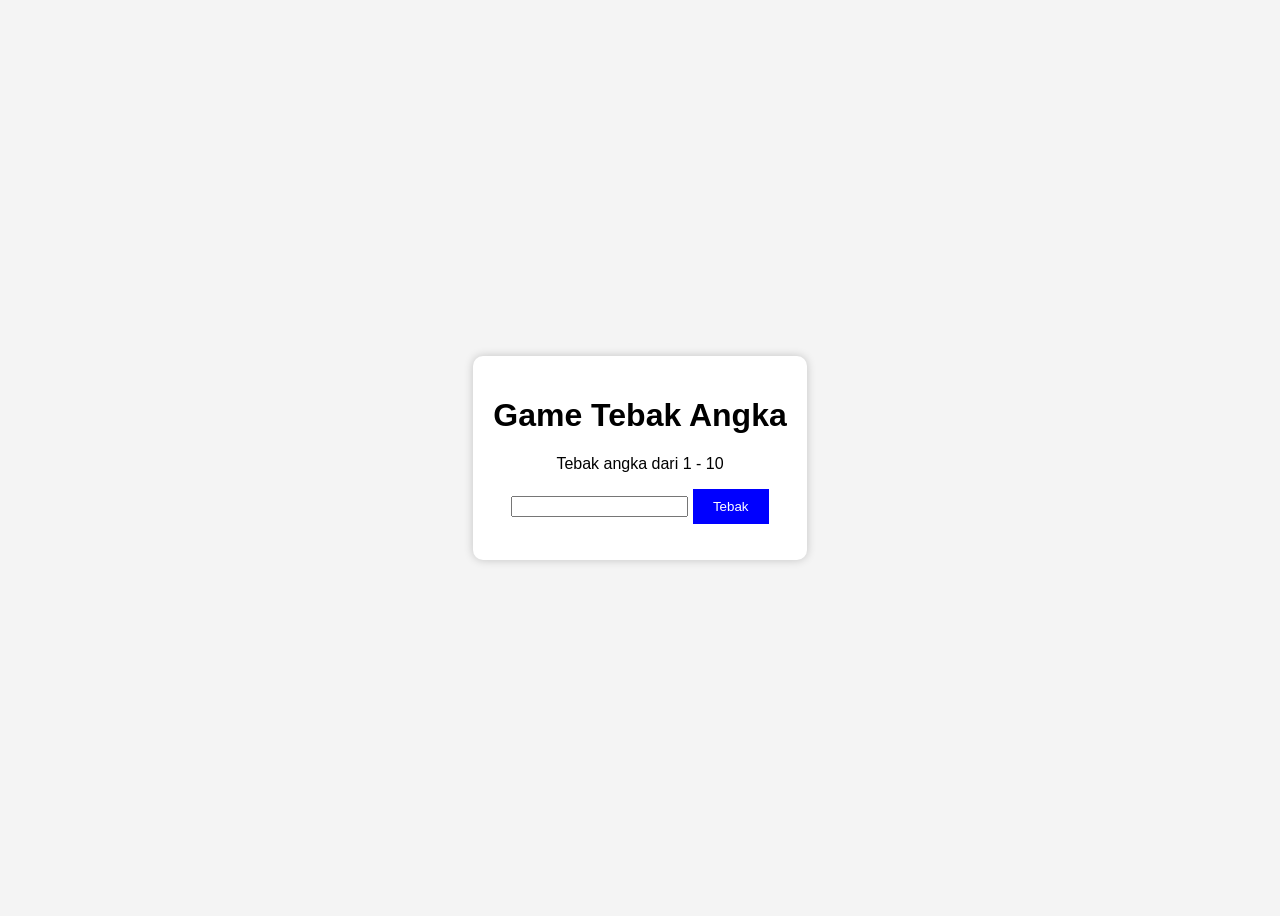
<file: pertemuan 17/index.html>
<!DOCTYPE html>
<html>
<head>
    <title>Game Tebak Angka</title>
    <link rel="stylesheet" href="style.css">
</head>
<body>

    <div class="container">
        <h1>Game Tebak Angka</h1>

        <p>Tebak angka dari 1 - 10</p>

        <input type="number" id="guess">
        <button onclick="game.check()">Tebak</button>

        <p id="result"></p>
    </div>

    <script src="script.js"></script>
</body>
</html>
</file>
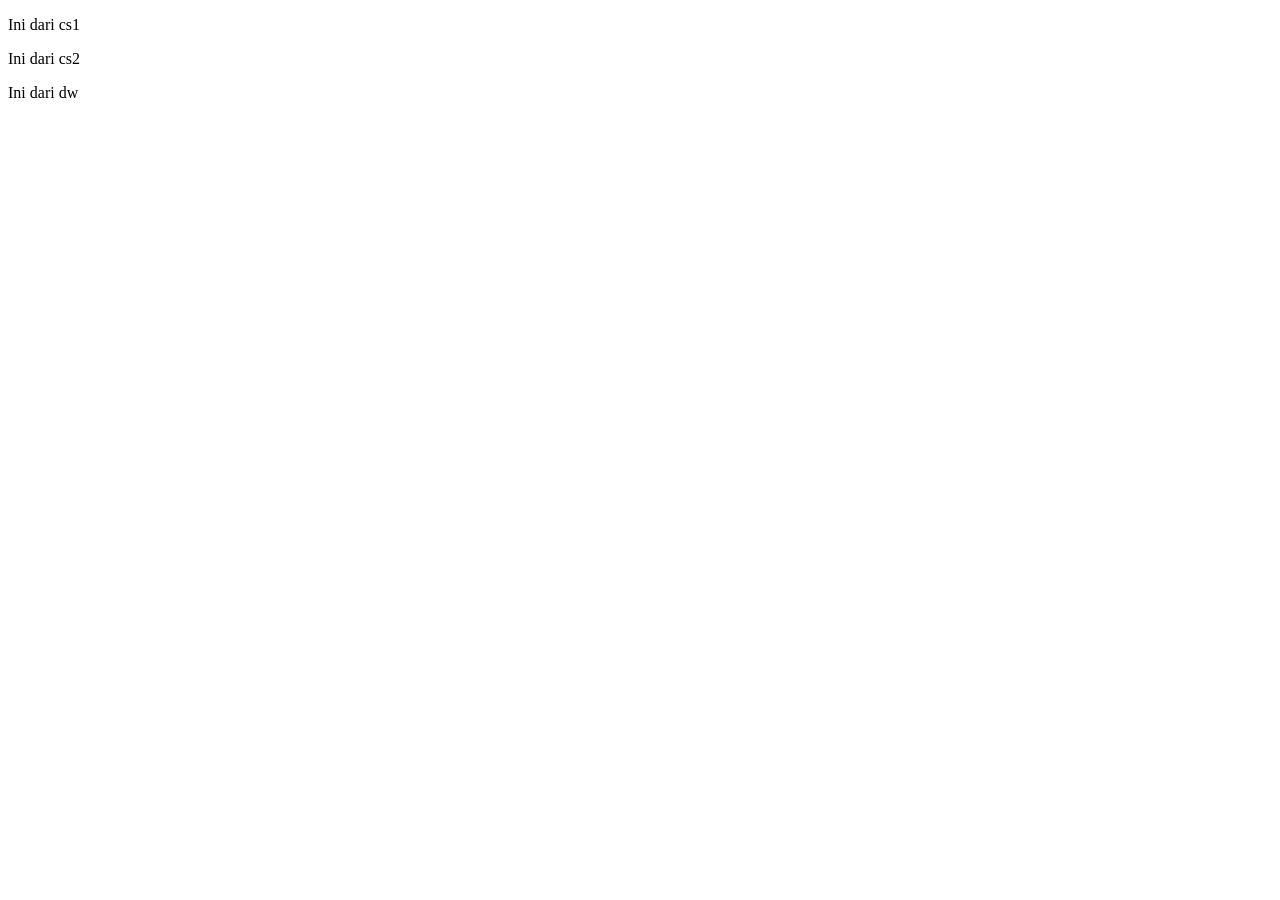
<file: pertemuan 11/js_output.html>
<!DOCTYPE html>
<html lang="en">
<head>
    <meta charset="UTF-8">
    <meta name="viewport" content="width=device-width, initial-scale=1.0">
    <title>Document</title>
</head>
<body>
    <p id="cs1"></p>
    <p id="cs2"></p>
    <script>
        // js output
        document.write("Ini dari dw");
        alert("Hello World");
        console.log("Ini dari console");
        document.getElementById("cs1").innerHTML = "Ini dari cs1";
        document.getElementById("cs2").innerHTML = "Ini dari cs2";
    </script>
</body>
</html>
</file>
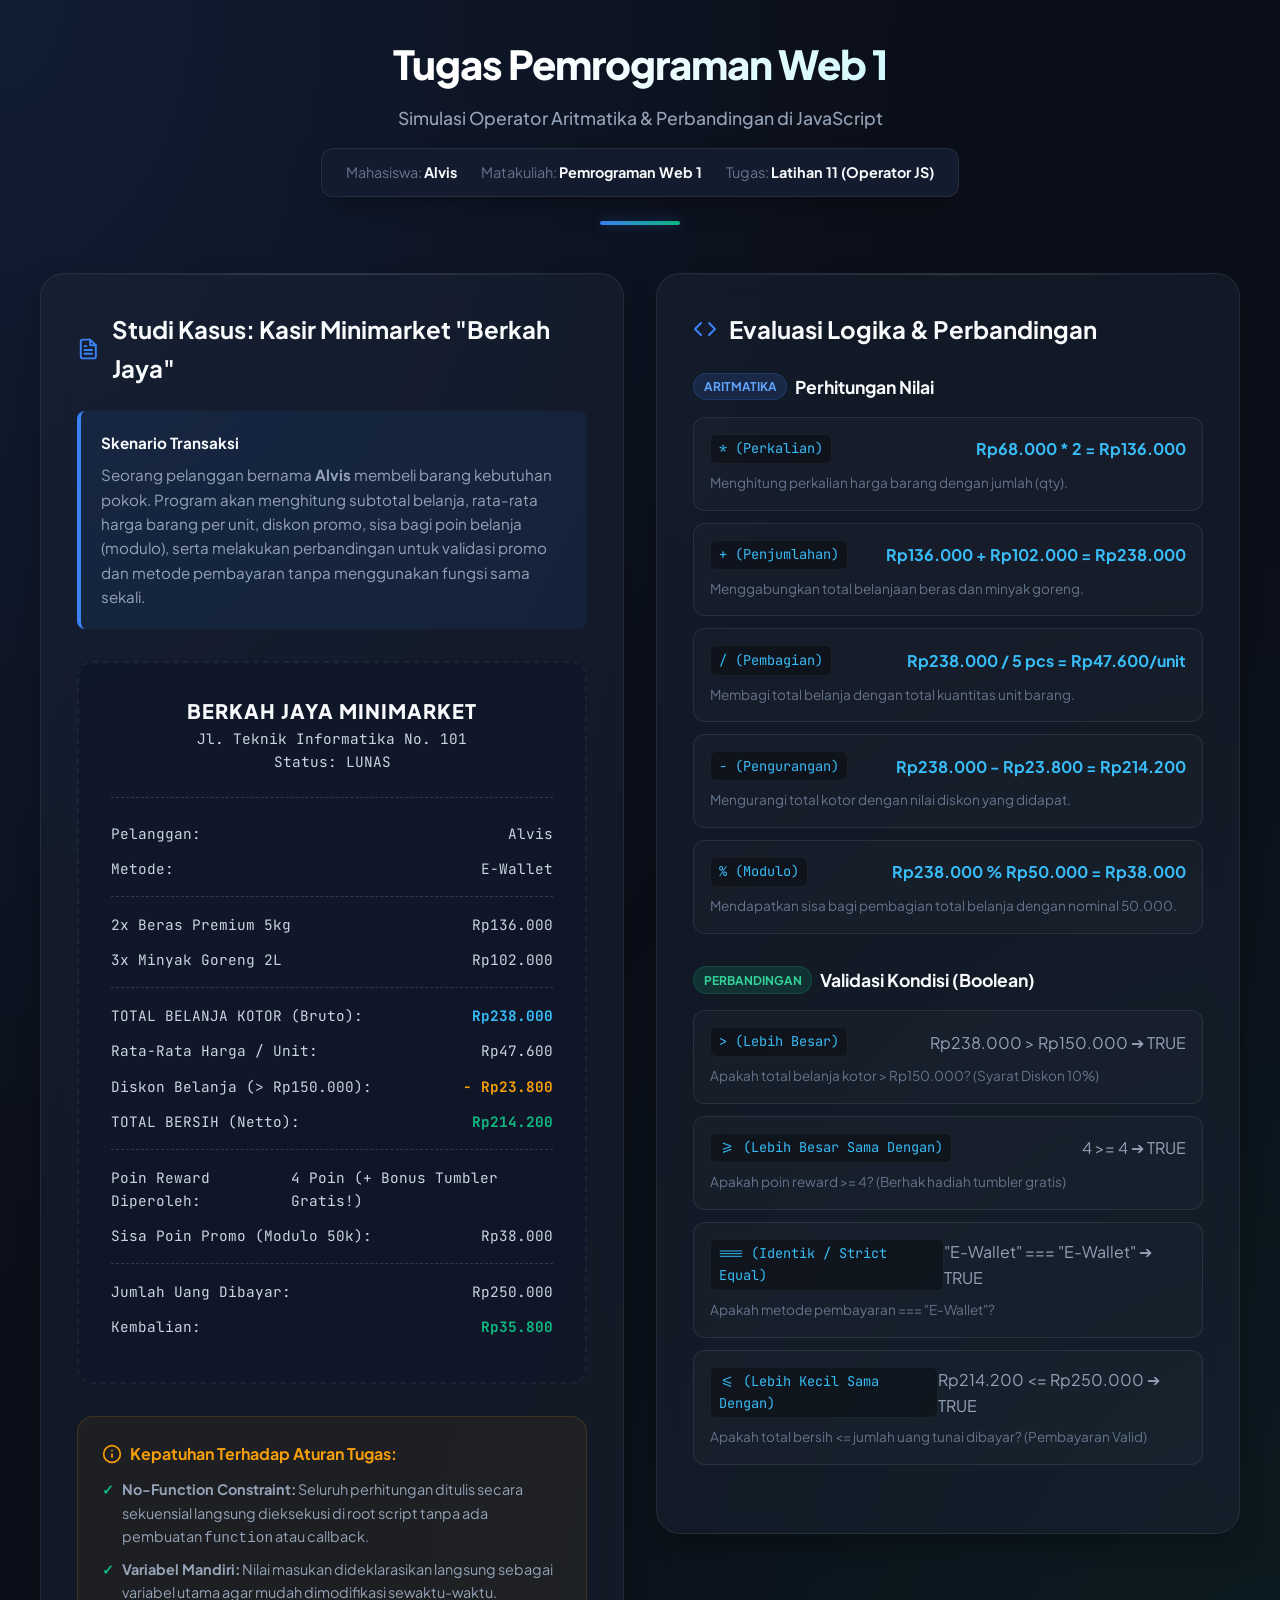
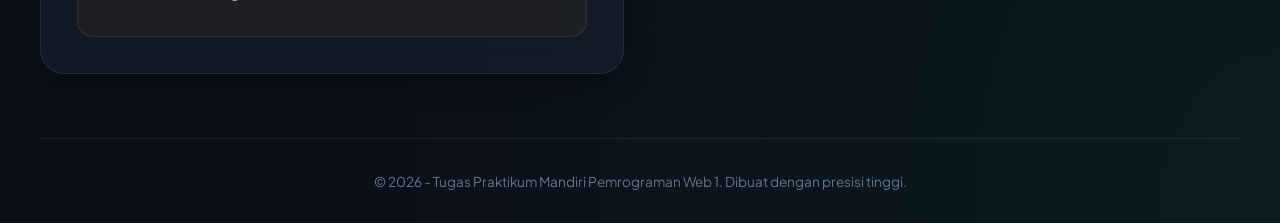
<file: pertemuan 11/tugas_pert11.html>
<!DOCTYPE html>
<html lang="id">
<head>
    <meta charset="UTF-8">
    <meta name="viewport" content="width=device-width, initial-scale=1.0">
    <title>Latihan Operator JS - Pemrograman Web 1</title>
    <!-- Google Fonts: Plus Jakarta Sans & JetBrains Mono for Code -->
    <link rel="preconnect" href="https://fonts.googleapis.com">
    <link rel="preconnect" href="https://fonts.gstatic.com" crossorigin>
    <link href="https://fonts.googleapis.com/css2?family=JetBrains+Mono:wght@400;500;700&family=Plus+Jakarta+Sans:wght@300;400;500;600;700;800&display=swap" rel="stylesheet">
    
    <style>
        /* Modern Design System & CSS Variables */
        :root {
            --bg-primary: #0b0f19;
            --bg-secondary: #131b2e;
            --bg-card: rgba(30, 41, 59, 0.4);
            --border-color: rgba(255, 255, 255, 0.08);
            
            --accent-primary: #3b82f6; /* Blue */
            --accent-primary-glow: rgba(59, 130, 246, 0.35);
            --accent-success: #10b981; /* Green */
            --accent-success-glow: rgba(16, 185, 129, 0.2);
            --accent-warning: #f59e0b; /* Yellow */
            
            --text-title: #f8fafc;
            --text-body: #94a3b8;
            --text-muted: #64748b;
            --text-highlight: #38bdf8;
            
            --font-main: 'Plus Jakarta Sans', sans-serif;
            --font-mono: 'JetBrains Mono', monospace;
            
            --shadow-premium: 0 10px 30px -10px rgba(0, 0, 0, 0.5);
            --transition-smooth: all 0.3s cubic-bezier(0.4, 0, 0.2, 1);
        }

        /* Base Reset */
        * {
            margin: 0;
            padding: 0;
            box-sizing: border-box;
        }

        body {
            background-color: var(--bg-primary);
            background-image: 
                radial-gradient(at 0% 0%, rgba(59, 130, 246, 0.12) 0px, transparent 50%),
                radial-gradient(at 100% 100%, rgba(16, 185, 129, 0.08) 0px, transparent 50%);
            color: var(--text-body);
            font-family: var(--font-main);
            min-height: 100vh;
            line-height: 1.6;
            padding: 2rem 1rem;
        }

        .container {
            max-width: 1200px;
            margin: 0 auto;
        }

        /* Header Section */
        header {
            text-align: center;
            margin-bottom: 3rem;
            position: relative;
        }

        header::after {
            content: '';
            display: block;
            width: 80px;
            height: 4px;
            background: linear-gradient(90deg, var(--accent-primary), var(--accent-success));
            margin: 1.5rem auto 0 auto;
            border-radius: 2px;
            box-shadow: 0 0 12px var(--accent-primary-glow);
        }

        h1 {
            color: var(--text-title);
            font-size: 2.5rem;
            font-weight: 800;
            letter-spacing: -0.025em;
            margin-bottom: 0.5rem;
            background: linear-gradient(135deg, #ffffff 40%, #a5f3fc 100%);
            -webkit-background-clip: text;
            -webkit-text-fill-color: transparent;
        }

        .subtitle {
            font-size: 1.1rem;
            color: var(--text-body);
            font-weight: 500;
        }

        /* Student Metadata Card */
        .student-badge {
            background: var(--bg-secondary);
            border: 1px solid var(--border-color);
            border-radius: 12px;
            padding: 0.75rem 1.5rem;
            display: inline-flex;
            gap: 1.5rem;
            margin-top: 1rem;
            font-size: 0.9rem;
            color: var(--text-muted);
            box-shadow: var(--shadow-premium);
        }

        .student-badge span strong {
            color: var(--text-title);
        }

        /* Main Workspace Layout */
        .grid-layout {
            display: grid;
            grid-template-columns: 1fr 1fr;
            gap: 2rem;
            align-items: start;
        }

        @media (max-width: 992px) {
            .grid-layout {
                grid-template-columns: 1fr;
            }
        }

        /* Cards & Containers */
        .card {
            background: var(--bg-card);
            backdrop-filter: blur(12px);
            -webkit-backdrop-filter: blur(12px);
            border: 1px solid var(--border-color);
            border-radius: 24px;
            padding: 2.25rem;
            box-shadow: var(--shadow-premium);
            transition: var(--transition-smooth);
            position: relative;
            overflow: hidden;
        }

        .card::before {
            content: '';
            position: absolute;
            top: 0;
            left: 0;
            right: 0;
            height: 1px;
            background: linear-gradient(90deg, transparent, rgba(255, 255, 255, 0.15), transparent);
        }

        .card:hover {
            border-color: rgba(59, 130, 246, 0.25);
            box-shadow: 0 20px 40px -15px rgba(0, 0, 0, 0.6), 0 0 25px rgba(59, 130, 246, 0.05);
        }

        .card-title {
            color: var(--text-title);
            font-size: 1.5rem;
            font-weight: 700;
            margin-bottom: 1.5rem;
            display: flex;
            align-items: center;
            gap: 0.75rem;
        }

        .card-title svg {
            color: var(--accent-primary);
        }

        /* Case Description Banner */
        .case-banner {
            background: rgba(59, 130, 246, 0.08);
            border-left: 4px solid var(--accent-primary);
            border-radius: 8px;
            padding: 1.25rem;
            margin-bottom: 2rem;
            font-size: 0.95rem;
        }

        .case-banner h4 {
            color: var(--text-title);
            font-weight: 700;
            margin-bottom: 0.5rem;
        }

        /* Invoice / Receipt Styling */
        .receipt {
            background: rgba(15, 23, 42, 0.7);
            border: 2px dashed rgba(255, 255, 255, 0.05);
            border-radius: 16px;
            padding: 2rem;
            font-family: var(--font-mono);
            font-size: 0.9rem;
            color: #cbd5e1;
            position: relative;
        }

        .receipt-header {
            text-align: center;
            border-bottom: 1px dashed rgba(255, 255, 255, 0.15);
            padding-bottom: 1.5rem;
            margin-bottom: 1.5rem;
        }

        .receipt-header h3 {
            color: var(--text-title);
            font-family: var(--font-main);
            font-size: 1.25rem;
            font-weight: 800;
            letter-spacing: 0.05em;
        }

        .receipt-row {
            display: flex;
            justify-content: space-between;
            margin-bottom: 0.75rem;
        }

        .receipt-divider {
            border-bottom: 1px dashed rgba(255, 255, 255, 0.15);
            margin: 1rem 0;
        }

        .highlight-blue {
            color: var(--text-highlight);
            font-weight: bold;
        }

        .highlight-green {
            color: var(--accent-success);
            font-weight: bold;
        }

        .highlight-yellow {
            color: var(--accent-warning);
            font-weight: bold;
        }

        /* Operator Legend / Breakdown */
        .op-group {
            margin-bottom: 2rem;
        }

        .op-group-title {
            font-size: 1.1rem;
            color: var(--text-title);
            font-weight: 700;
            margin-bottom: 1rem;
            display: flex;
            align-items: center;
            gap: 0.5rem;
        }

        .op-item {
            background: rgba(255, 255, 255, 0.02);
            border: 1px solid var(--border-color);
            border-radius: 12px;
            padding: 1rem;
            margin-bottom: 0.75rem;
            display: flex;
            flex-direction: column;
            gap: 0.25rem;
            transition: var(--transition-smooth);
        }

        .op-item:hover {
            background: rgba(255, 255, 255, 0.04);
            border-color: rgba(255, 255, 255, 0.15);
        }

        .op-expr {
            display: flex;
            justify-content: space-between;
            align-items: center;
        }

        .code-snippet {
            font-family: var(--font-mono);
            font-size: 0.85rem;
            background: rgba(0, 0, 0, 0.3);
            padding: 0.2rem 0.5rem;
            border-radius: 6px;
            border: 1px solid rgba(255, 255, 255, 0.05);
            color: #38bdf8;
        }

        .badge {
            font-size: 0.75rem;
            font-weight: 700;
            padding: 0.2rem 0.6rem;
            border-radius: 20px;
            text-transform: uppercase;
        }

        .badge-arith {
            background: rgba(59, 130, 246, 0.15);
            color: #60a5fa;
            border: 1px solid rgba(59, 130, 246, 0.2);
        }

        .badge-comp {
            background: rgba(16, 185, 129, 0.15);
            color: #34d399;
            border: 1px solid rgba(16, 185, 129, 0.2);
        }

        .op-desc {
            font-size: 0.85rem;
            color: var(--text-muted);
            margin-top: 0.25rem;
        }

        /* Explanation Box */
        .explanation-box {
            background: rgba(245, 158, 11, 0.05);
            border: 1px solid rgba(245, 158, 11, 0.15);
            border-radius: 16px;
            padding: 1.5rem;
            margin-top: 2rem;
        }

        .explanation-box h4 {
            color: var(--accent-warning);
            font-weight: 700;
            margin-bottom: 0.75rem;
            display: flex;
            align-items: center;
            gap: 0.5rem;
        }

        .explanation-box ul {
            list-style-type: none;
        }

        .explanation-box li {
            position: relative;
            padding-left: 1.25rem;
            margin-bottom: 0.5rem;
            font-size: 0.9rem;
        }

        .explanation-box li::before {
            content: "✓";
            position: absolute;
            left: 0;
            color: var(--accent-success);
            font-weight: bold;
        }

        /* Footer styling */
        footer {
            text-align: center;
            margin-top: 4rem;
            color: var(--text-muted);
            font-size: 0.85rem;
            border-top: 1px solid var(--border-color);
            padding-top: 2rem;
        }
    </style>
</head>
<body>

<div class="container">
    <header>
        <h1>Tugas Pemrograman Web 1</h1>
        <div class="subtitle">Simulasi Operator Aritmatika & Perbandingan di JavaScript</div>
        
        <div class="student-badge">
            <span>Mahasiswa: <strong>Alvis</strong></span>
            <span>Matakuliah: <strong>Pemrograman Web 1</strong></span>
            <span>Tugas: <strong>Latihan 11 (Operator JS)</strong></span>
        </div>
    </header>

    <div class="grid-layout">
        <!-- LEFT PANEL: CASE STUDY & LIVE RUNTIME OUTPUT -->
        <div class="card">
            <h2 class="card-title">
                <svg width="24" height="24" viewBox="0 0 24 24" fill="none" stroke="currentColor" stroke-width="2" stroke-linecap="round" stroke-linejoin="round"><path d="M14 2H6a2 2 0 0 0-2 2v16a2 2 0 0 0 2 2h12a2 2 0 0 0 2-2V8z"></path><polyline points="14 2 14 8 20 8"></polyline><line x1="16" y1="13" x2="8" y2="13"></line><line x1="16" y1="17" x2="8" y2="17"></line><polyline points="10 9 9 9 8 9"></polyline></svg>
                Studi Kasus: Kasir Minimarket "Berkah Jaya"
            </h2>
            
            <div class="case-banner">
                <h4>Skenario Transaksi</h4>
                <p>Seorang pelanggan bernama <strong>Alvis</strong> membeli barang kebutuhan pokok. Program akan menghitung subtotal belanja, rata-rata harga barang per unit, diskon promo, sisa bagi poin belanja (modulo), serta melakukan perbandingan untuk validasi promo dan metode pembayaran tanpa menggunakan fungsi sama sekali.</p>
            </div>

            <!-- Receipt Container where values will be updated by pure JavaScript -->
            <div class="receipt">
                <div class="receipt-header">
                    <h3>BERKAH JAYA MINIMARKET</h3>
                    <p>Jl. Teknik Informatika No. 101</p>
                    <p>Status: LUNAS</p>
                </div>

                <div class="receipt-row">
                    <span>Pelanggan:</span>
                    <span id="res-pelanggan">-</span>
                </div>
                <div class="receipt-row">
                    <span>Metode:</span>
                    <span id="res-metode">-</span>
                </div>
                
                <div class="receipt-divider"></div>

                <div class="receipt-row">
                    <span id="res-item1-qty-name">-</span>
                    <span id="res-item1-subtotal">-</span>
                </div>
                <div class="receipt-row">
                    <span id="res-item2-qty-name">-</span>
                    <span id="res-item2-subtotal">-</span>
                </div>

                <div class="receipt-divider"></div>

                <div class="receipt-row">
                    <span>TOTAL BELANJA KOTOR (Bruto):</span>
                    <span id="res-total-kotor" class="highlight-blue">-</span>
                </div>

                <div class="receipt-row">
                    <span>Rata-Rata Harga / Unit:</span>
                    <span id="res-rata-rata">-</span>
                </div>

                <div class="receipt-row">
                    <span>Diskon Belanja (> Rp150.000):</span>
                    <span id="res-diskon" class="highlight-yellow">-</span>
                </div>

                <div class="receipt-row">
                    <span>TOTAL BERSIH (Netto):</span>
                    <span id="res-total-bersih" class="highlight-green">-</span>
                </div>

                <div class="receipt-divider"></div>

                <div class="receipt-row">
                    <span>Poin Reward Diperoleh:</span>
                    <span id="res-poin">-</span>
                </div>
                
                <div class="receipt-row">
                    <span>Sisa Poin Promo (Modulo 50k):</span>
                    <span id="res-sisa-bagi">-</span>
                </div>

                <div class="receipt-divider"></div>

                <div class="receipt-row">
                    <span>Jumlah Uang Dibayar:</span>
                    <span id="res-uang-dibayar">-</span>
                </div>

                <div class="receipt-row">
                    <span>Kembalian:</span>
                    <span id="res-kembalian" class="highlight-green">-</span>
                </div>
            </div>

            <!-- Visual Explanatory notes -->
            <div class="explanation-box">
                <h4>
                    <svg width="20" height="20" viewBox="0 0 24 24" fill="none" stroke="currentColor" stroke-width="2" stroke-linecap="round" stroke-linejoin="round"><circle cx="12" cy="12" r="10"></circle><line x1="12" y1="16" x2="12" y2="12"></line><line x1="12" y1="8" x2="12.01" y2="8"></line></svg>
                    Kepatuhan Terhadap Aturan Tugas:
                </h4>
                <ul>
                    <li><strong>No-Function Constraint:</strong> Seluruh perhitungan ditulis secara sekuensial langsung dieksekusi di root script tanpa ada pembuatan <code>function</code> atau callback.</li>
                    <li><strong>Variabel Mandiri:</strong> Nilai masukan dideklarasikan langsung sebagai variabel utama agar mudah dimodifikasi sewaktu-waktu.</li>
                </ul>
            </div>
        </div>

        <!-- RIGHT PANEL: OPERATORS LIVE EVALUATION & BREAKDOWN -->
        <div class="card">
            <h2 class="card-title">
                <svg width="24" height="24" viewBox="0 0 24 24" fill="none" stroke="currentColor" stroke-width="2" stroke-linecap="round" stroke-linejoin="round"><polyline points="16 18 22 12 16 6"></polyline><polyline points="8 6 2 12 8 18"></polyline></svg>
                Evaluasi Logika & Perbandingan
            </h2>

            <!-- ARITHMETIC OPERATORS -->
            <div class="op-group">
                <div class="op-group-title">
                    <span class="badge badge-arith">Aritmatika</span>
                    <span>Perhitungan Nilai</span>
                </div>

                <div class="op-item">
                    <div class="op-expr">
                        <span class="code-snippet">* (Perkalian)</span>
                        <span id="eval-perkalian" class="highlight-blue">-</span>
                    </div>
                    <div class="op-desc">Menghitung perkalian harga barang dengan jumlah (qty).</div>
                </div>

                <div class="op-item">
                    <div class="op-expr">
                        <span class="code-snippet">+ (Penjumlahan)</span>
                        <span id="eval-penjumlahan" class="highlight-blue">-</span>
                    </div>
                    <div class="op-desc">Menggabungkan total belanjaan beras dan minyak goreng.</div>
                </div>

                <div class="op-item">
                    <div class="op-expr">
                        <span class="code-snippet">/ (Pembagian)</span>
                        <span id="eval-pembagian" class="highlight-blue">-</span>
                    </div>
                    <div class="op-desc">Membagi total belanja dengan total kuantitas unit barang.</div>
                </div>

                <div class="op-item">
                    <div class="op-expr">
                        <span class="code-snippet">- (Pengurangan)</span>
                        <span id="eval-pengurangan" class="highlight-blue">-</span>
                    </div>
                    <div class="op-desc">Mengurangi total kotor dengan nilai diskon yang didapat.</div>
                </div>

                <div class="op-item">
                    <div class="op-expr">
                        <span class="code-snippet">% (Modulo)</span>
                        <span id="eval-modulo" class="highlight-blue">-</span>
                    </div>
                    <div class="op-desc">Mendapatkan sisa bagi pembagian total belanja dengan nominal 50.000.</div>
                </div>
            </div>

            <!-- COMPARISON OPERATORS -->
            <div class="op-group">
                <div class="op-group-title">
                    <span class="badge badge-comp">Perbandingan</span>
                    <span>Validasi Kondisi (Boolean)</span>
                </div>

                <div class="op-item">
                    <div class="op-expr">
                        <span class="code-snippet">&gt; (Lebih Besar)</span>
                        <span id="eval-lebih-besar">-</span>
                    </div>
                    <div class="op-desc">Apakah total belanja kotor &gt; Rp150.000? (Syarat Diskon 10%)</div>
                </div>

                <div class="op-item">
                    <div class="op-expr">
                        <span class="code-snippet">&gt;= (Lebih Besar Sama Dengan)</span>
                        <span id="eval-lebih-besar-sama">-</span>
                    </div>
                    <div class="op-desc">Apakah poin reward &gt;= 4? (Berhak hadiah tumbler gratis)</div>
                </div>

                <div class="op-item">
                    <div class="op-expr">
                        <span class="code-snippet">=== (Identik / Strict Equal)</span>
                        <span id="eval-strict-equal">-</span>
                    </div>
                    <div class="op-desc">Apakah metode pembayaran === "E-Wallet"?</div>
                </div>

                <div class="op-item">
                    <div class="op-expr">
                        <span class="code-snippet">&lt;= (Lebih Kecil Sama Dengan)</span>
                        <span id="eval-kurang-sama">-</span>
                    </div>
                    <div class="op-desc">Apakah total bersih &lt;= jumlah uang tunai dibayar? (Pembayaran Valid)</div>
                </div>
            </div>
        </div>
    </div>

    <footer>
        <p>&copy; 2026 - Tugas Praktikum Mandiri Pemrograman Web 1. Dibuat dengan presisi tinggi.</p>
    </footer>
</div>

<!-- ========================================== -->
<!-- JAVASCRIPT CODE IMPLEMENTING THE CORE TASK -->
<!-- ========================================== -->
<script>
    // 1. DEKLARASI VARIABEL (INPUT DATA)
    var namaPelanggan = "Alvis";
    var metodePembayaran = "E-Wallet";
    
    // Barang 1: Beras Premium
    var barang1Nama = "Beras Premium 5kg";
    var barang1Harga = 68000;
    var barang1Qty = 2;

    // Barang 2: Minyak Goreng
    var barang2Nama = "Minyak Goreng 2L";
    var barang2Harga = 34000;
    var barang2Qty = 3;

    var uangDibayar = 250000;

    // ========================================================
    // 2. OPERATOR ARITMATIKA
    // ========================================================
    
    // operator * (perkalian) untuk menghitung subtotal masing-masing barang
    var subtotalBarang1 = barang1Harga * barang1Qty;
    var subtotalBarang2 = barang2Harga * barang2Qty;

    // operator + (penjumlahan) untuk menghitung total belanja kotor dan total qty
    var totalKuantitas = barang1Qty + barang2Qty;
    var totalBelanjaKotor = subtotalBarang1 + subtotalBarang2;

    // operator / (pembagian) untuk menghitung rata-rata harga barang per unit yang dibeli
    var rataRataHarga = totalBelanjaKotor / totalKuantitas;

    // Menghitung poin reward (Setiap kelipatan belanja Rp50.000 mendapat 1 poin)
    var poinReward = Math.floor(totalBelanjaKotor / 50000);

    // operator % (modulo / sisa bagi) untuk menghitung nominal sisa yang tidak terkonversi poin kelipatan 50.000
    var sisaBelanjaPoin = totalBelanjaKotor % 50000;

    // Penentuan Diskon Belanja (menggunakan percabangan dasar untuk menentukan diskon)
    var diskon = 0;
    if (totalBelanjaKotor > 150000) {
        // Mendapat diskon 10% jika belanja > 150.000
        diskon = totalBelanjaKotor * 0.1; 
    }

    // operator - (pengurangan) untuk menghitung total bersih yang harus dibayar
    var totalBelanjaBersih = totalBelanjaKotor - diskon;

    // Menghitung sisa kembalian dari uang yang dibayar
    var uangKembalian = uangDibayar - totalBelanjaBersih;


    // ========================================================
    // 3. OPERATOR PERBANDINGAN
    // ========================================================
    
    // operator > (lebih besar dari) untuk mengecek apakah belanja kotor di atas threshold diskon Rp150.000
    var apakahMendapatDiskon = totalBelanjaKotor > 150000;

    // operator >= (lebih besar atau sama dengan) untuk mengecek apakah pelanggan mendapat tumbler gratis (syarat minimal poin >= 4)
    var apakahDapatHadiahTumbler = poinReward >= 4;

    // operator === (sama nilai dan tipe / identik) untuk memvalidasi metode pembayaran yang digunakan
    var apakahPembayaranEWallet = metodePembayaran === "E-Wallet";

    // operator <= (lebih kecil atau sama dengan) untuk memverifikasi apakah total bayar muat dalam budget uang kas
    var apakahUangCukup = totalBelanjaBersih <= uangDibayar;


    // ========================================================
    // 4. MEMASUKKAN HASIL PERHITUNGAN KE TAMPILAN DOM HTML
    // ========================================================
    
    // Detail Pelanggan & Metode Pembayaran
    document.getElementById("res-pelanggan").innerText = namaPelanggan;
    document.getElementById("res-metode").innerText = metodePembayaran;

    // Item 1
    document.getElementById("res-item1-qty-name").innerText = barang1Qty + "x " + barang1Nama;
    document.getElementById("res-item1-subtotal").innerText = "Rp" + subtotalBarang1.toLocaleString("id-ID");

    // Item 2
    document.getElementById("res-item2-qty-name").innerText = barang2Qty + "x " + barang2Nama;
    document.getElementById("res-item2-subtotal").innerText = "Rp" + subtotalBarang2.toLocaleString("id-ID");

    // Rangkuman Aritmatika di Struk Belanja
    document.getElementById("res-total-kotor").innerText = "Rp" + totalBelanjaKotor.toLocaleString("id-ID");
    document.getElementById("res-rata-rata").innerText = "Rp" + Math.round(rataRataHarga).toLocaleString("id-ID");
    document.getElementById("res-diskon").innerText = "- Rp" + diskon.toLocaleString("id-ID");
    document.getElementById("res-total-bersih").innerText = "Rp" + totalBelanjaBersih.toLocaleString("id-ID");
    document.getElementById("res-poin").innerText = poinReward + " Poin " + (apakahDapatHadiahTumbler ? "(+ Bonus Tumbler Gratis!)" : "");
    document.getElementById("res-sisa-bagi").innerText = "Rp" + sisaBelanjaPoin.toLocaleString("id-ID");
    document.getElementById("res-uang-dibayar").innerText = "Rp" + uangDibayar.toLocaleString("id-ID");
    document.getElementById("res-kembalian").innerText = "Rp" + uangKembalian.toLocaleString("id-ID");

    // Menampilkan Evaluasi Hasil Formula secara Eksplisit di Panel Kanan
    // Aritmatika
    document.getElementById("eval-perkalian").innerText = "Rp" + barang1Harga.toLocaleString("id-ID") + " * " + barang1Qty + " = Rp" + subtotalBarang1.toLocaleString("id-ID");
    document.getElementById("eval-penjumlahan").innerText = "Rp" + subtotalBarang1.toLocaleString("id-ID") + " + Rp" + subtotalBarang2.toLocaleString("id-ID") + " = Rp" + totalBelanjaKotor.toLocaleString("id-ID");
    document.getElementById("eval-pembagian").innerText = "Rp" + totalBelanjaKotor.toLocaleString("id-ID") + " / " + totalKuantitas + " pcs = Rp" + Math.round(rataRataHarga).toLocaleString("id-ID") + "/unit";
    document.getElementById("eval-pengurangan").innerText = "Rp" + totalBelanjaKotor.toLocaleString("id-ID") + " - Rp" + diskon.toLocaleString("id-ID") + " = Rp" + totalBelanjaBersih.toLocaleString("id-ID");
    document.getElementById("eval-modulo").innerText = "Rp" + totalBelanjaKotor.toLocaleString("id-ID") + " % Rp50.000 = Rp" + sisaBelanjaPoin.toLocaleString("id-ID");

    // Perbandingan
    document.getElementById("eval-lebih-besar").innerText = "Rp" + totalBelanjaKotor.toLocaleString("id-ID") + " > Rp150.000 ➔ " + apakahMendapatDiskon.toString().toUpperCase();
    document.getElementById("eval-lebih-besar-sama").innerText = poinReward + " >= 4 ➔ " + apakahDapatHadiahTumbler.toString().toUpperCase();
    document.getElementById("eval-strict-equal").innerText = '"' + metodePembayaran + '" === "E-Wallet" ➔ ' + apakahPembayaranEWallet.toString().toUpperCase();
    document.getElementById("eval-kurang-sama").innerText = "Rp" + totalBelanjaBersih.toLocaleString("id-ID") + " <= Rp" + uangDibayar.toLocaleString("id-ID") + " ➔ " + apakahUangCukup.toString().toUpperCase();

</script>
</body>
</html>
</file>
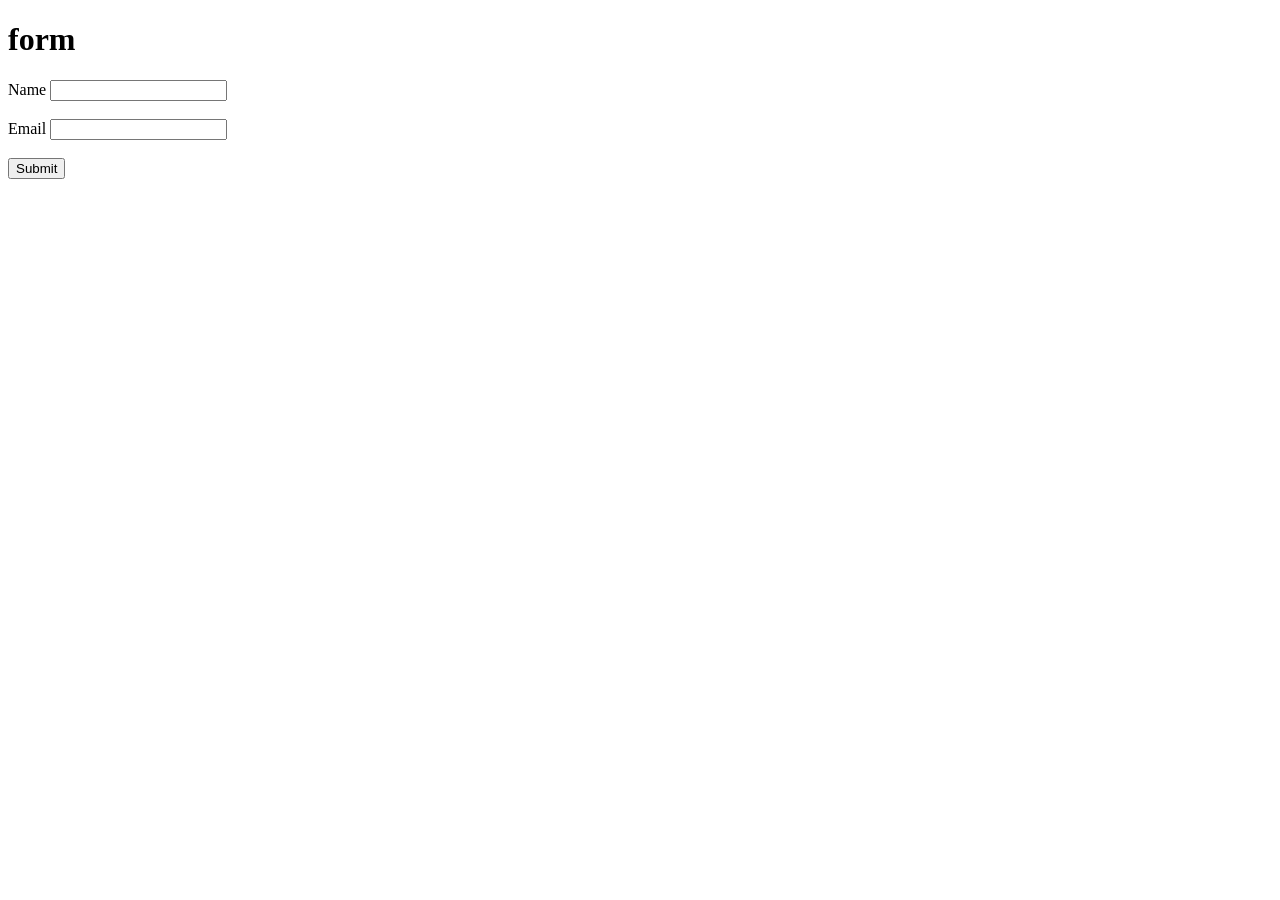
<file: pertemuan 13/js_function2.html>
<!DOCTYPE html>
<html lang="en">
<head>
    <meta charset="UTF-8">
    <meta name="viewport" content="width=device-width, initial-scale=1.0">
    <title>Document</title>
</head>
<body>
    <h1>form</h1>
    <form id="myform">
        <label for="name">Name</label>
        <input type="text" id="name" name="name"><br><br>
        <label for="email">Email</label>
        <input type="email" id="email" name="email"><br><br>
        <button type="submit" onclick="validateForm()">Submit</button>
    </form>
    <p id="result"></p>
    <script>
        function validateForm() {
            let name = document.getElementById("name").value;
            let email = document.getElementById("email").value;
            document.getElementById("result").innerHTML = "Name: " + name + "<br>" + "Email: " + email;
            // if(name === "" || email === "") {
            //     alert("Please fill in all the fields");
            //     return false;
            // } else {
            //     alert("Form submitted successfully");
            //     return true;
            // }
        }
    </script>
</body>
</html>
</file>
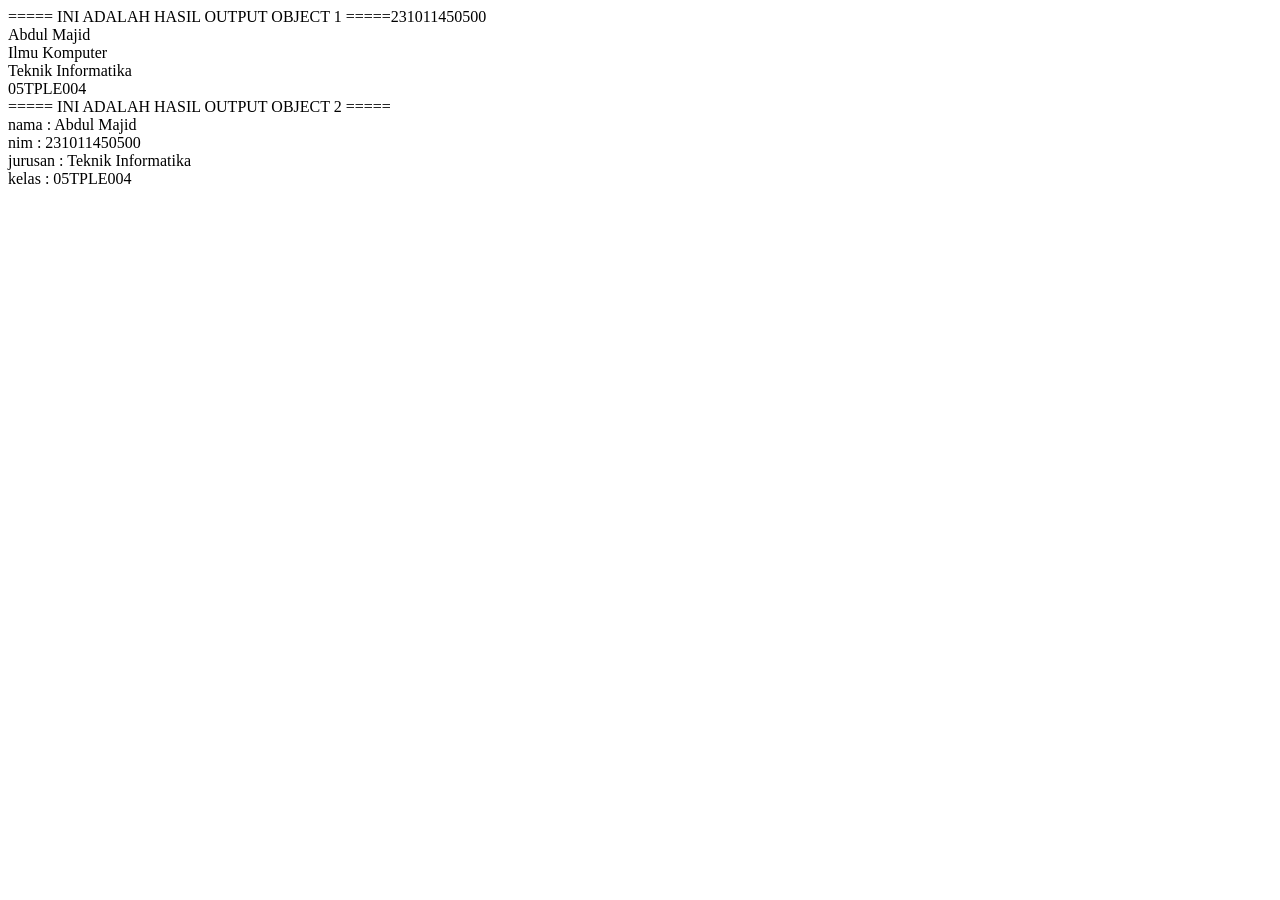
<file: pertemuan 14/js_object.html>
<!DOCTYPE html>
<html lang="en">
<head>
    <meta charset="UTF-8">
    <meta name="viewport" content="width=device-width, initial-scale=1.0">
    <title>Document</title>
</head>
<body>
    <script>
        // data object mahasiswa
        let mahasiswa = {
            nim: "231011450500",
            nama: "Abdul Majid",
            fakultas: "Ilmu Komputer",
            jurusan: "Teknik Informatika",
            kelas: "05TPLE004"
        }

        // console.log("===== INI ADALAH HASIL OUTPUT OBJECT 1 =====");

        // console.log(mahasiswa);
        // console.log(mahasiswa.nim);
        // console.log(mahasiswa.nama);
        // console.log(mahasiswa.fakultas);
        // console.log(mahasiswa.jurusan);
        // console.log(mahasiswa.kelas);

        document.write("===== INI ADALAH HASIL OUTPUT OBJECT 1 =====")
        document.write(mahasiswa.nim + "<br>");
        document.write(mahasiswa.nama + "<br>");
        document.write(mahasiswa.fakultas + "<br>");
        document.write(mahasiswa.jurusan + "<br>");
        document.write(mahasiswa.kelas + "<br>");


        // object dengan method
        let mahasiswa2 = {
            nama:"Abdul Majid",
            nim:"231011450500",
            jurusan:"Teknik Informatika",
            kelas:"05TPLE004",
            tampilData: function() {
                return `
                nama : ${this.nama} <br>
                nim : ${this.nim} <br>
                jurusan : ${this.jurusan} <br>
                kelas : ${this.kelas} <br>
                `        
            }
        }

        // console.log("===== INI ADALAH HASIL OUTPUT OBJECT 2 =====");
        // console.log(mahasiswa2.tampilData());

        document.write("===== INI ADALAH HASIL OUTPUT OBJECT 2 ===== <br>")
        document.write(mahasiswa2.tampilData() + "<br>");

        
    </script>
</body>
</html>
</file>
<file: pertemuan 17/style.css>
body{
    font-family: Arial, sans-serif;
    background: #f4f4f4;
    display:flex;
    justify-content:center;
    align-items:center;
    height:100vh;
}

.container{
    background:white;
    padding:20px;
    border-radius:10px;
    box-shadow:0 0 10px rgba(0,0,0,0.2);
    text-align:center;
}

button{
    padding:10px 20px;
    background:blue;
    color:white;
    border:none;
    cursor:pointer;
}

button:hover{
    background:darkblue;
}
</file>
